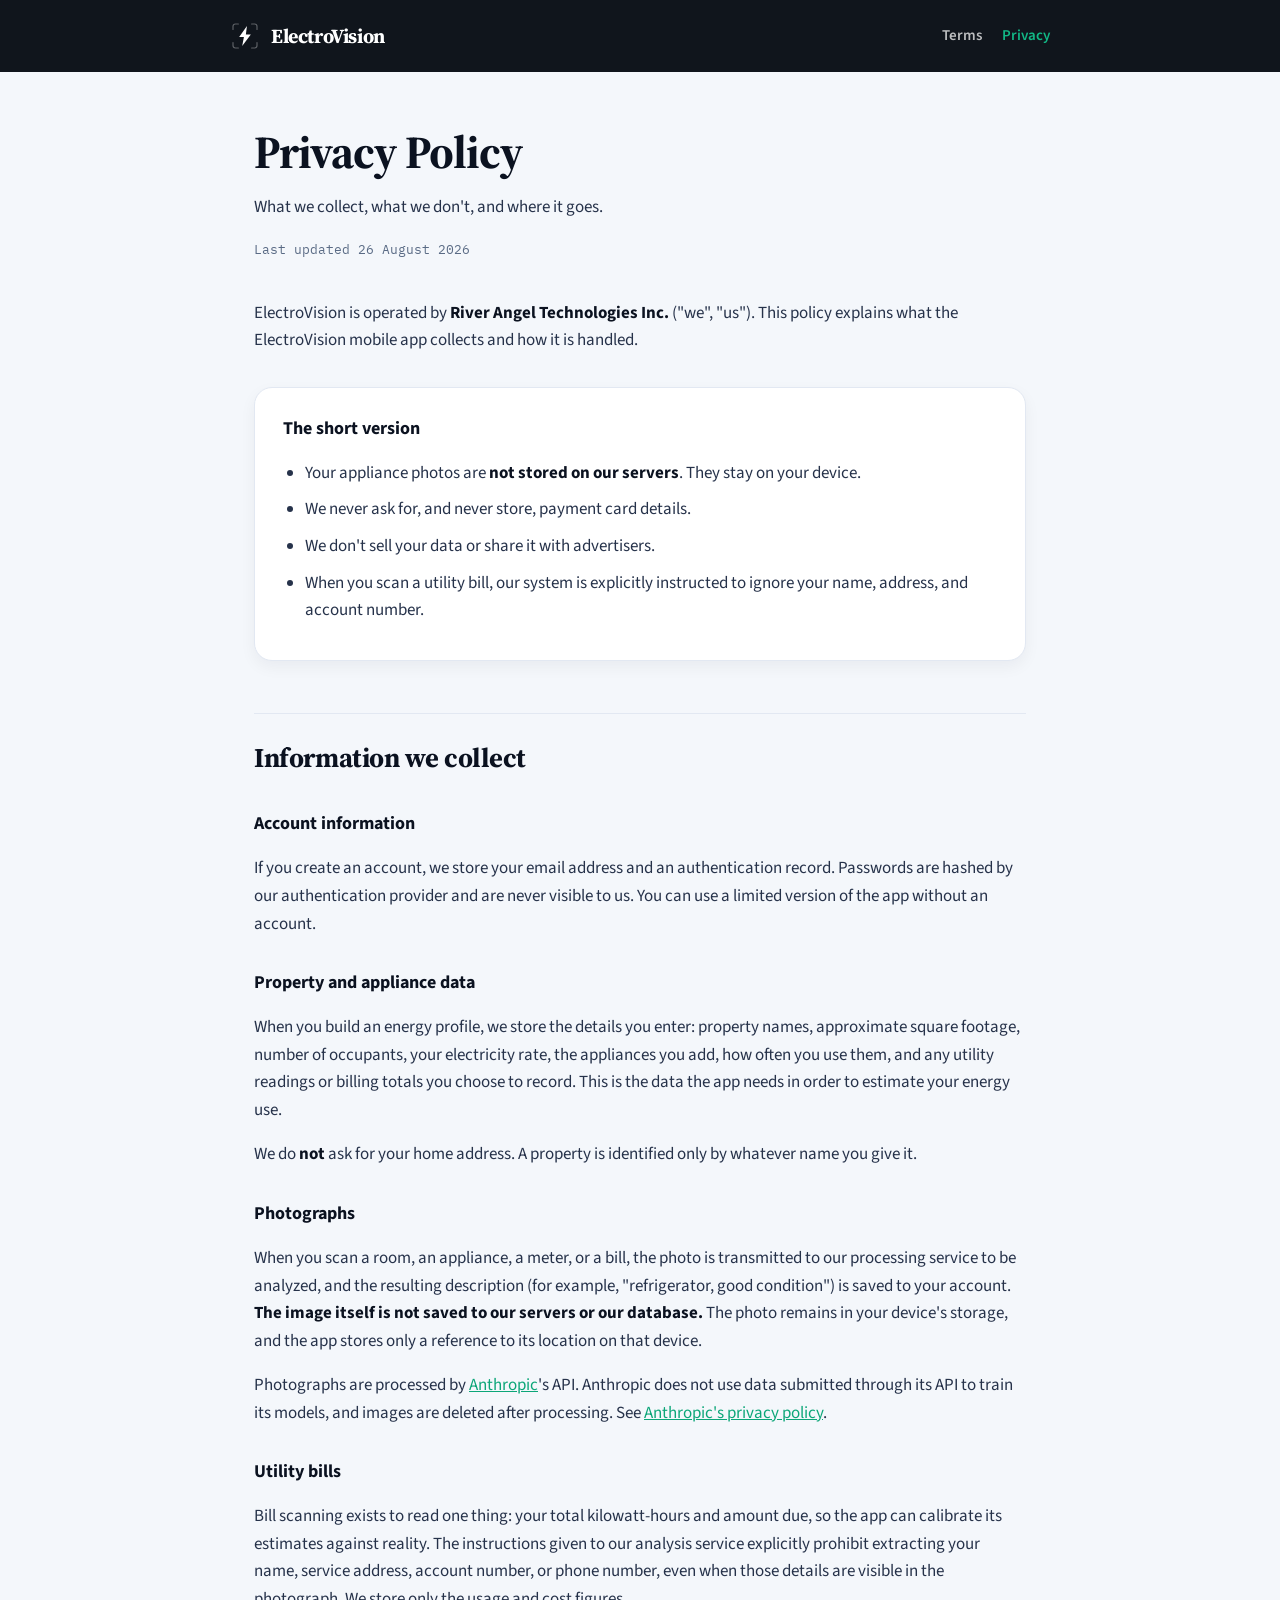
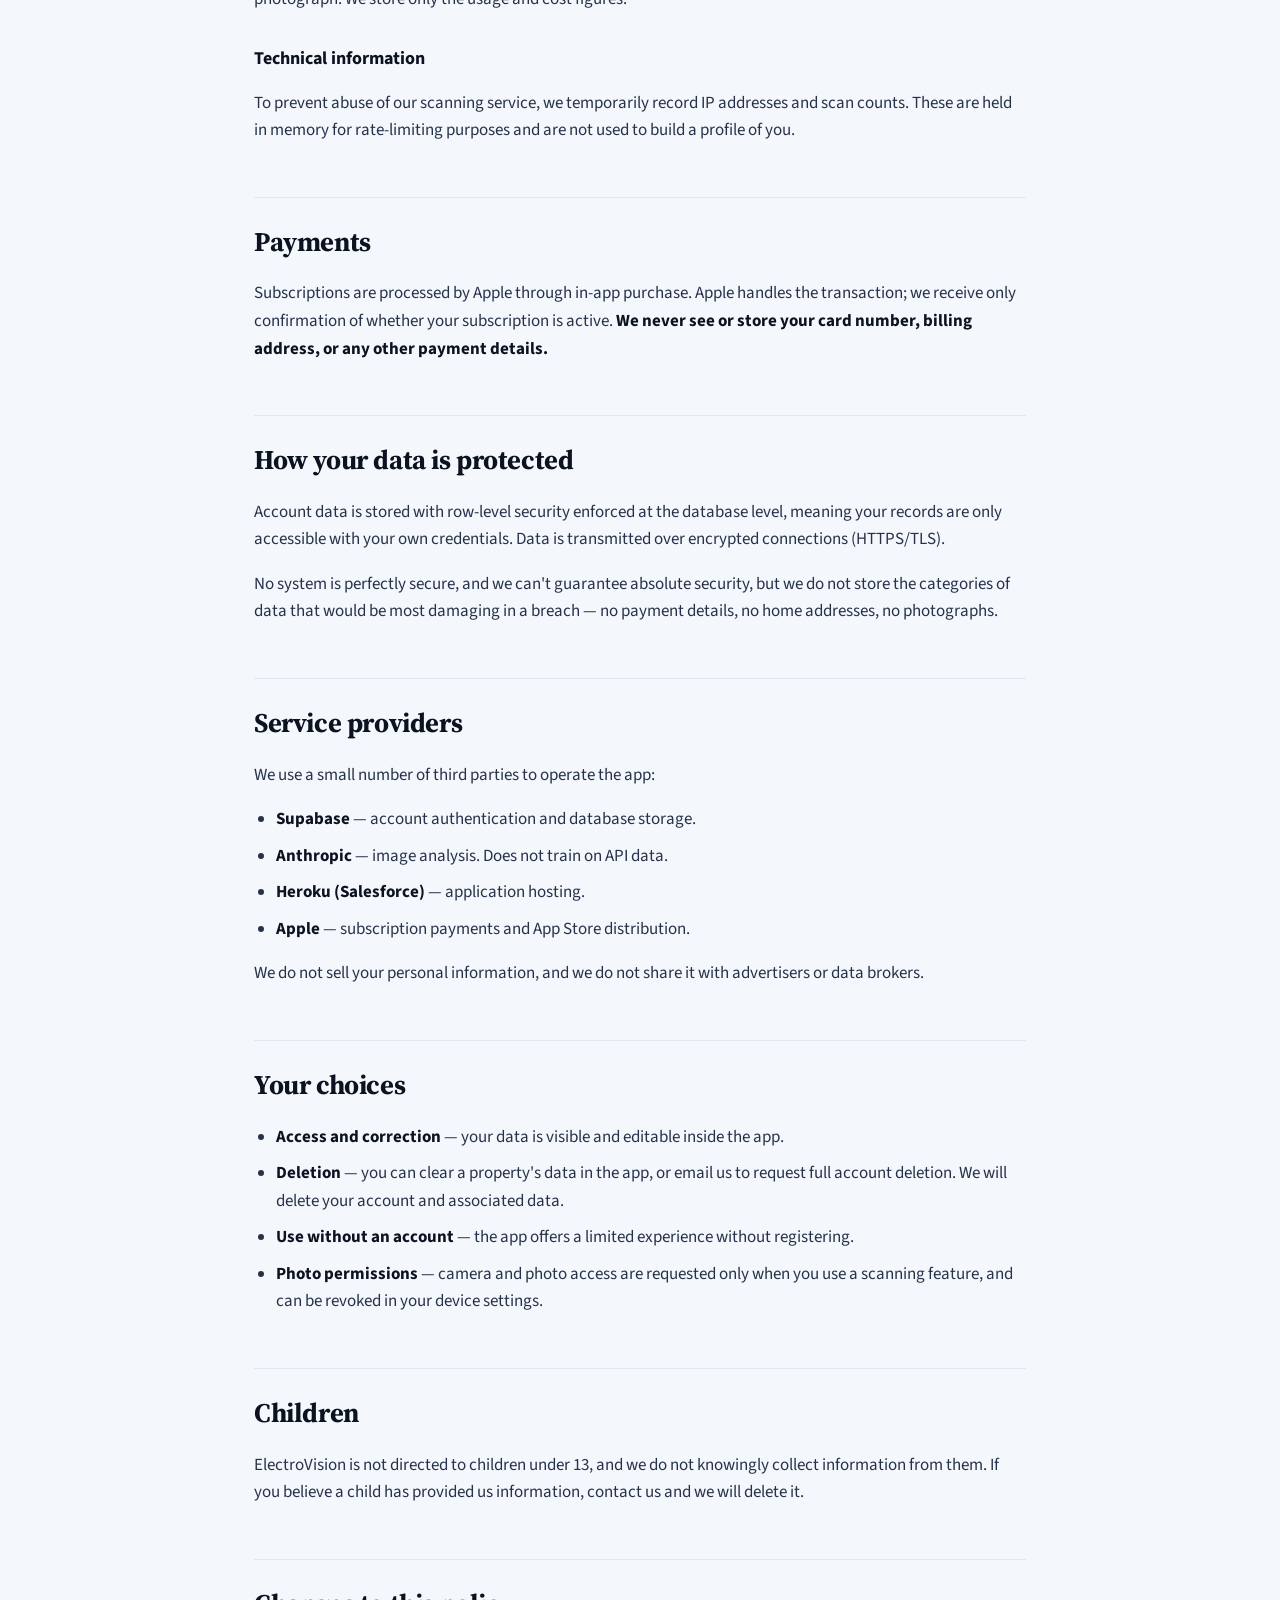
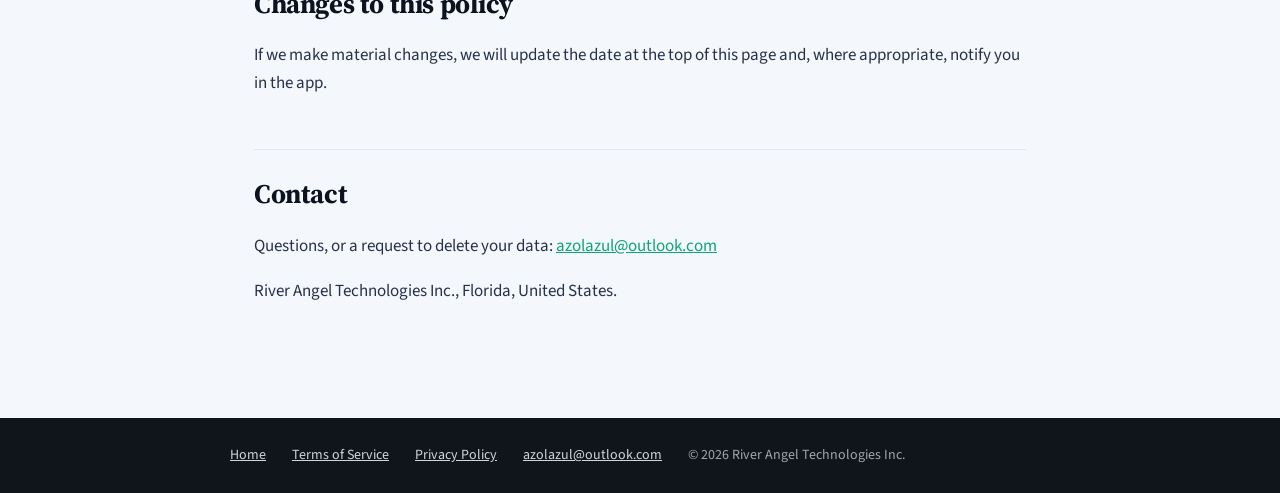
<file: privacy/index.html>
<!doctype html>
<html lang="en">
<head>
<meta charset="utf-8">
<meta name="viewport" content="width=device-width, initial-scale=1">
<title>Privacy Policy — ElectroVision</title>
<meta name="description" content="How ElectroVision handles your data.">
<link rel="icon" href="/favicon.png">
<link rel="stylesheet" href="/tokens/fonts.css">
<link rel="stylesheet" href="/legal.css">
</head>
<body>

<header class="bar">
  <div class="bar-inner">
    <a class="brand" href="/"><svg width="30" height="30" viewBox="0 0 100 100" aria-hidden="true"><g fill="none" stroke="rgba(255,255,255,.32)" stroke-width="4" stroke-linecap="round"><path d="M10 28V18a8 8 0 0 1 8-8h10"/><path d="M72 10h10a8 8 0 0 1 8 8v10"/><path d="M90 72v10a8 8 0 0 1-8 8H72"/><path d="M28 90H18a8 8 0 0 1-8-8V72"/></g><path d="M60 4 24 55h22l-8 41 40-53H55z" fill="#FFFFFF" transform="translate(50 50) scale(.72) translate(-51 -50)"/></svg><span>ElectroVision</span></a>
    <nav>
      <a href="/terms/">Terms</a>
      <a href="/privacy/" aria-current="page">Privacy</a>
    </nav>
  </div>
</header>

<main>
<h1>Privacy Policy</h1>
  <p class="lede">What we collect, what we don't, and where it goes.</p>
  <p class="updated">Last updated 26 August 2026</p>

  <p>ElectroVision is operated by <strong>River Angel Technologies Inc.</strong>
  ("we", "us"). This policy explains what the ElectroVision mobile app collects
  and how it is handled.</p>

  <div class="card">
    <h3>The short version</h3>
    <ul>
      <li>Your appliance photos are <strong>not stored on our servers</strong>. They stay on your device.</li>
      <li>We never ask for, and never store, payment card details.</li>
      <li>We don't sell your data or share it with advertisers.</li>
      <li>When you scan a utility bill, our system is explicitly instructed to ignore your name, address, and account number.</li>
    </ul>
  </div>

  <h2>Information we collect</h2>

  <h3>Account information</h3>
  <p>If you create an account, we store your email address and an authentication
  record. Passwords are hashed by our authentication provider and are never
  visible to us. You can use a limited version of the app without an account.</p>

  <h3>Property and appliance data</h3>
  <p>When you build an energy profile, we store the details you enter: property
  names, approximate square footage, number of occupants, your electricity rate,
  the appliances you add, how often you use them, and any utility readings or
  billing totals you choose to record. This is the data the app needs in order to
  estimate your energy use.</p>
  <p>We do <strong>not</strong> ask for your home address. A property is
  identified only by whatever name you give it.</p>

  <h3>Photographs</h3>
  <p>When you scan a room, an appliance, a meter, or a bill, the photo is
  transmitted to our processing service to be analyzed, and the resulting
  description (for example, "refrigerator, good condition") is saved to your
  account. <strong>The image itself is not saved to our servers or our
  database.</strong> The photo remains in your device's storage, and the app
  stores only a reference to its location on that device.</p>
  <p>Photographs are processed by <a href="https://www.anthropic.com/">Anthropic</a>'s
  API. Anthropic does not use data submitted through its API to train its models,
  and images are deleted after processing. See
  <a href="https://www.anthropic.com/legal/privacy">Anthropic's privacy policy</a>.</p>

  <h3>Utility bills</h3>
  <p>Bill scanning exists to read one thing: your total kilowatt-hours and
  amount due, so the app can calibrate its estimates against reality. The
  instructions given to our analysis service explicitly prohibit extracting your
  name, service address, account number, or phone number, even when those details
  are visible in the photograph. We store only the usage and cost figures.</p>

  <h3>Technical information</h3>
  <p>To prevent abuse of our scanning service, we temporarily record IP addresses
  and scan counts. These are held in memory for rate-limiting purposes and are
  not used to build a profile of you.</p>

  <h2>Payments</h2>
  <p>Subscriptions are processed by Apple through in-app purchase. Apple handles
  the transaction; we receive only confirmation of whether your subscription is
  active. <strong>We never see or store your card number, billing address, or any
  other payment details.</strong></p>

  <h2>How your data is protected</h2>
  <p>Account data is stored with row-level security enforced at the database
  level, meaning your records are only accessible with your own credentials. Data
  is transmitted over encrypted connections (HTTPS/TLS).</p>
  <p>No system is perfectly secure, and we can't guarantee absolute security, but
  we do not store the categories of data that would be most damaging in a breach
  — no payment details, no home addresses, no photographs.</p>

  <h2>Service providers</h2>
  <p>We use a small number of third parties to operate the app:</p>
  <ul>
    <li><strong>Supabase</strong> — account authentication and database storage.</li>
    <li><strong>Anthropic</strong> — image analysis. Does not train on API data.</li>
    <li><strong>Heroku (Salesforce)</strong> — application hosting.</li>
    <li><strong>Apple</strong> — subscription payments and App Store distribution.</li>
  </ul>
  <p>We do not sell your personal information, and we do not share it with
  advertisers or data brokers.</p>

  <h2>Your choices</h2>
  <ul>
    <li><strong>Access and correction</strong> — your data is visible and editable inside the app.</li>
    <li><strong>Deletion</strong> — you can clear a property's data in the app, or email us to request full account deletion. We will delete your account and associated data.</li>
    <li><strong>Use without an account</strong> — the app offers a limited experience without registering.</li>
    <li><strong>Photo permissions</strong> — camera and photo access are requested only when you use a scanning feature, and can be revoked in your device settings.</li>
  </ul>

  <h2>Children</h2>
  <p>ElectroVision is not directed to children under 13, and we do not knowingly
  collect information from them. If you believe a child has provided us
  information, contact us and we will delete it.</p>

  <h2>Changes to this policy</h2>
  <p>If we make material changes, we will update the date at the top of this page
  and, where appropriate, notify you in the app.</p>

  <h2>Contact</h2>
  <p>Questions, or a request to delete your data:
  <a href="mailto:azolazul@outlook.com">azolazul@outlook.com</a></p>
  <p>River Angel Technologies Inc., Florida, United States.</p>
</main>

<footer>
  <div class="foot">
    <a href="/">Home</a>
    <a href="/terms/">Terms of Service</a>
    <a href="/privacy/">Privacy Policy</a>
    <a href="mailto:azolazul@outlook.com">azolazul@outlook.com</a>
    <span>&copy; 2026 River Angel Technologies Inc.</span>
  </div>
</footer>

</body>
</html>
</file>
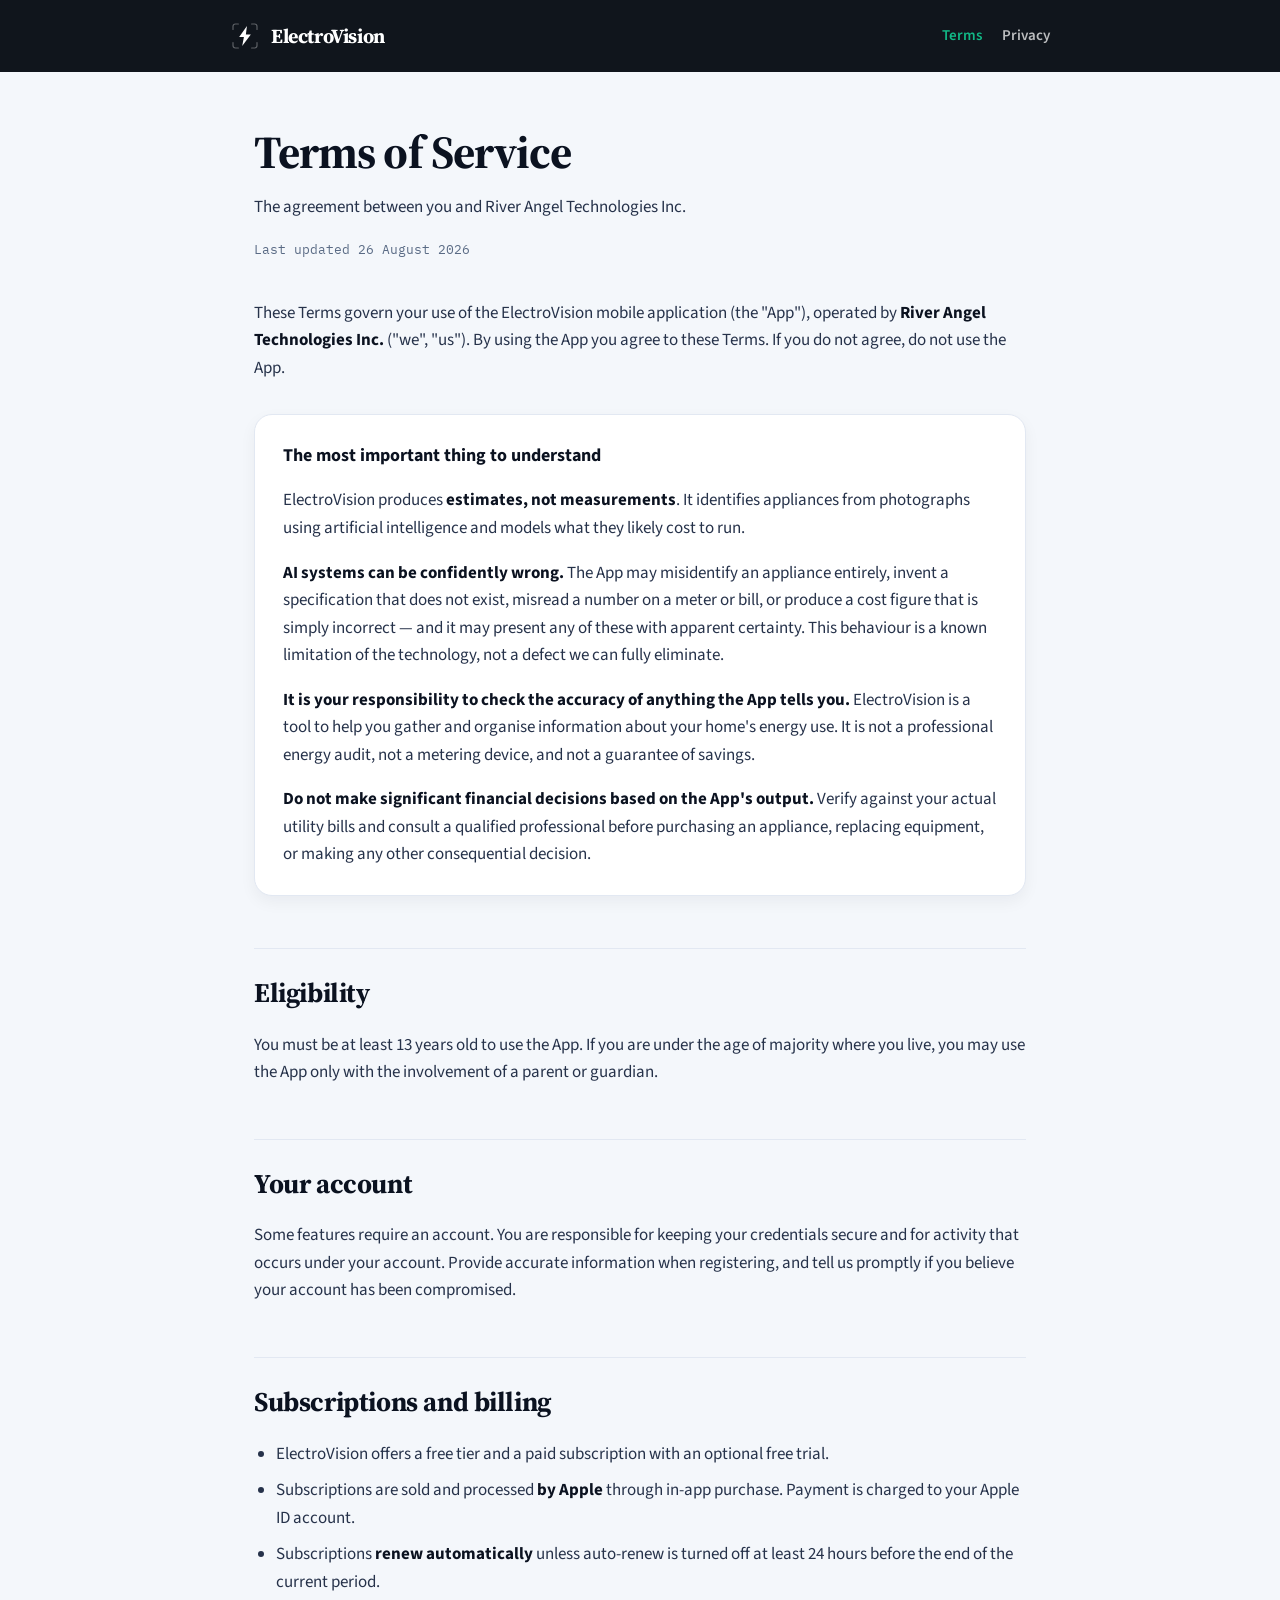
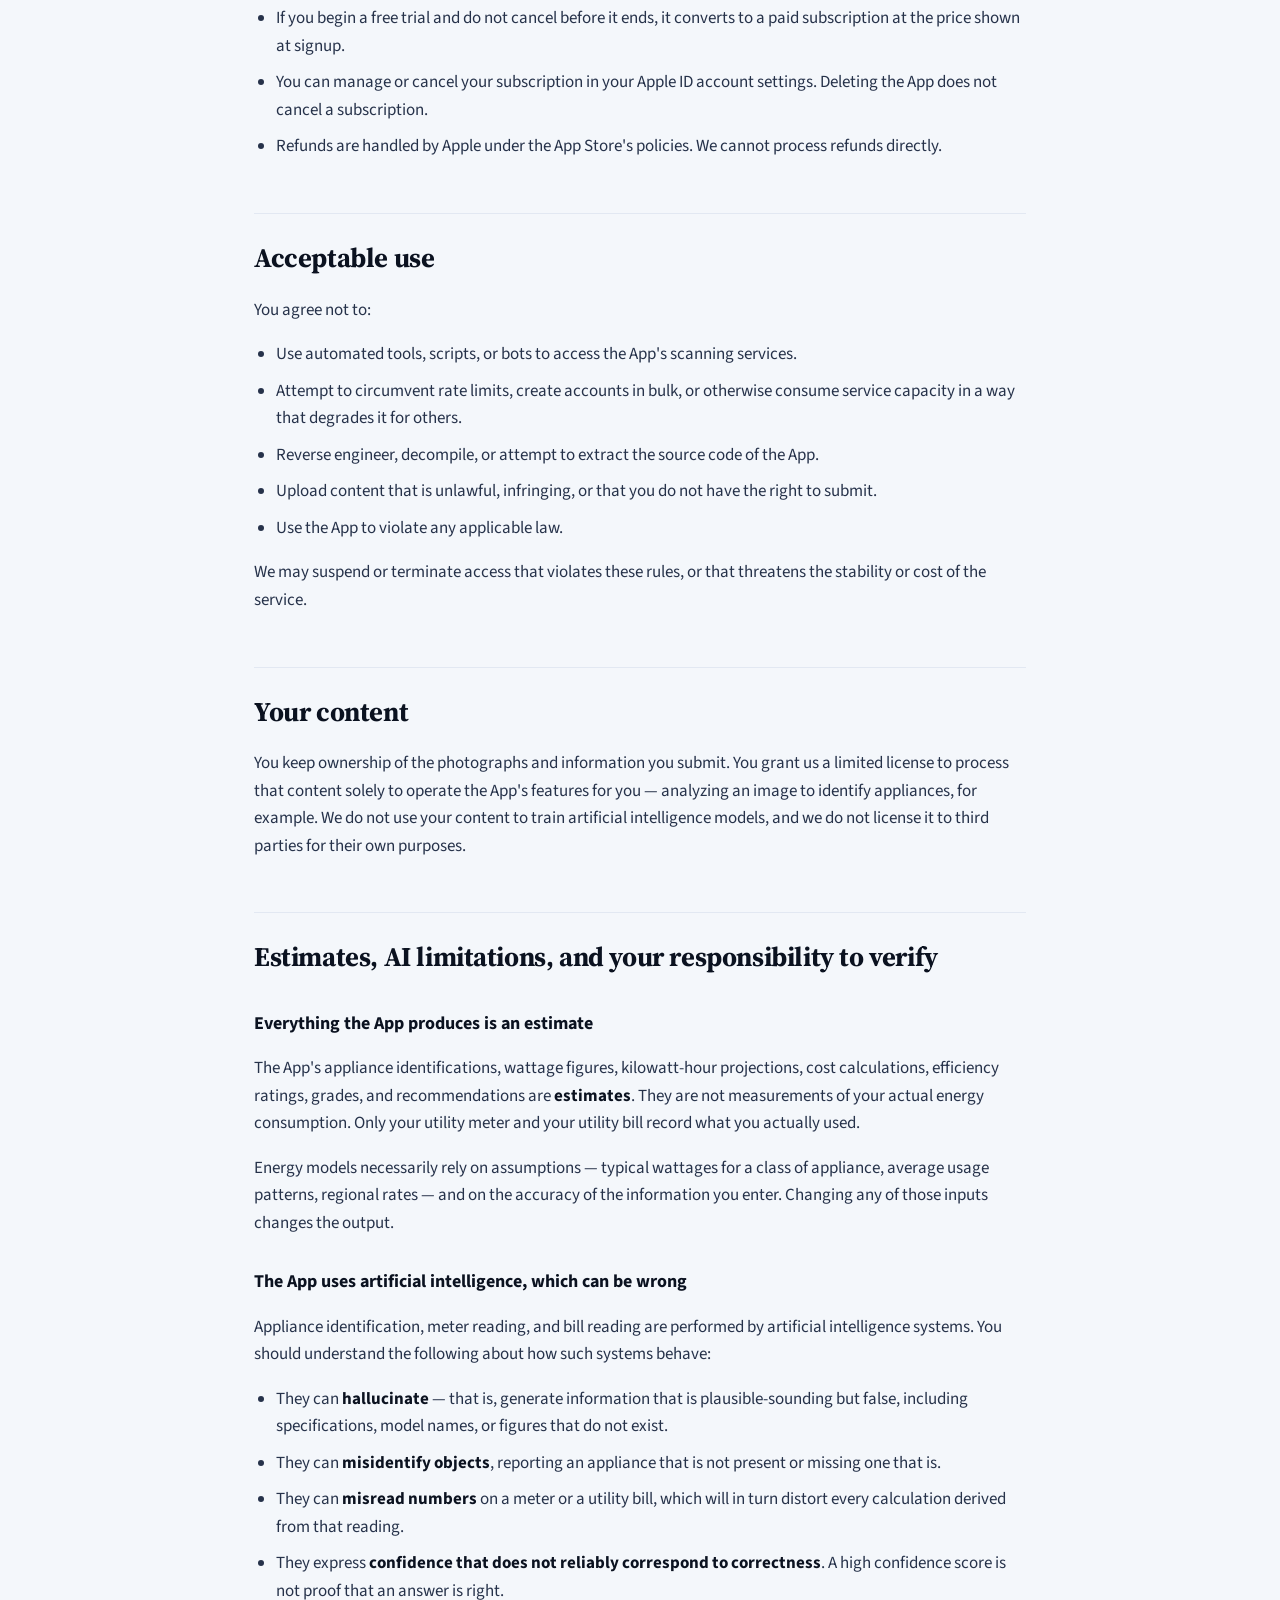
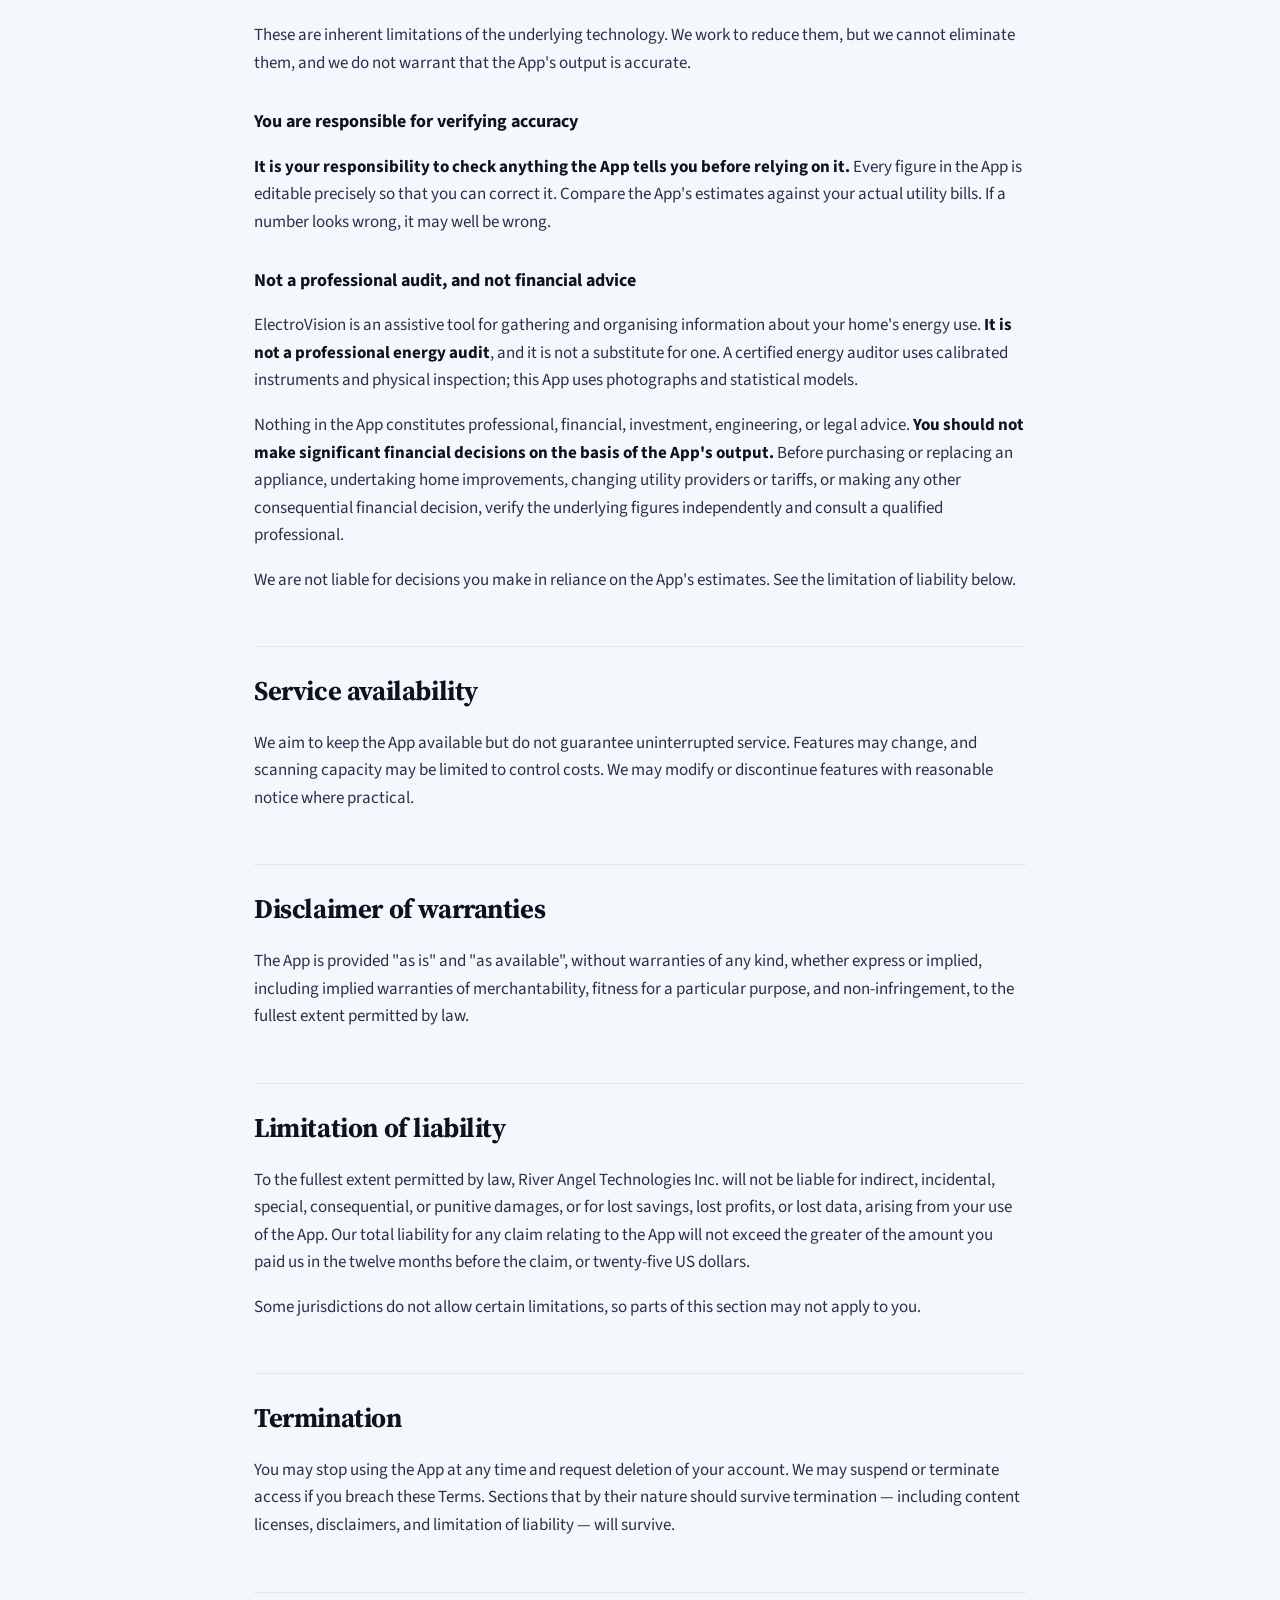
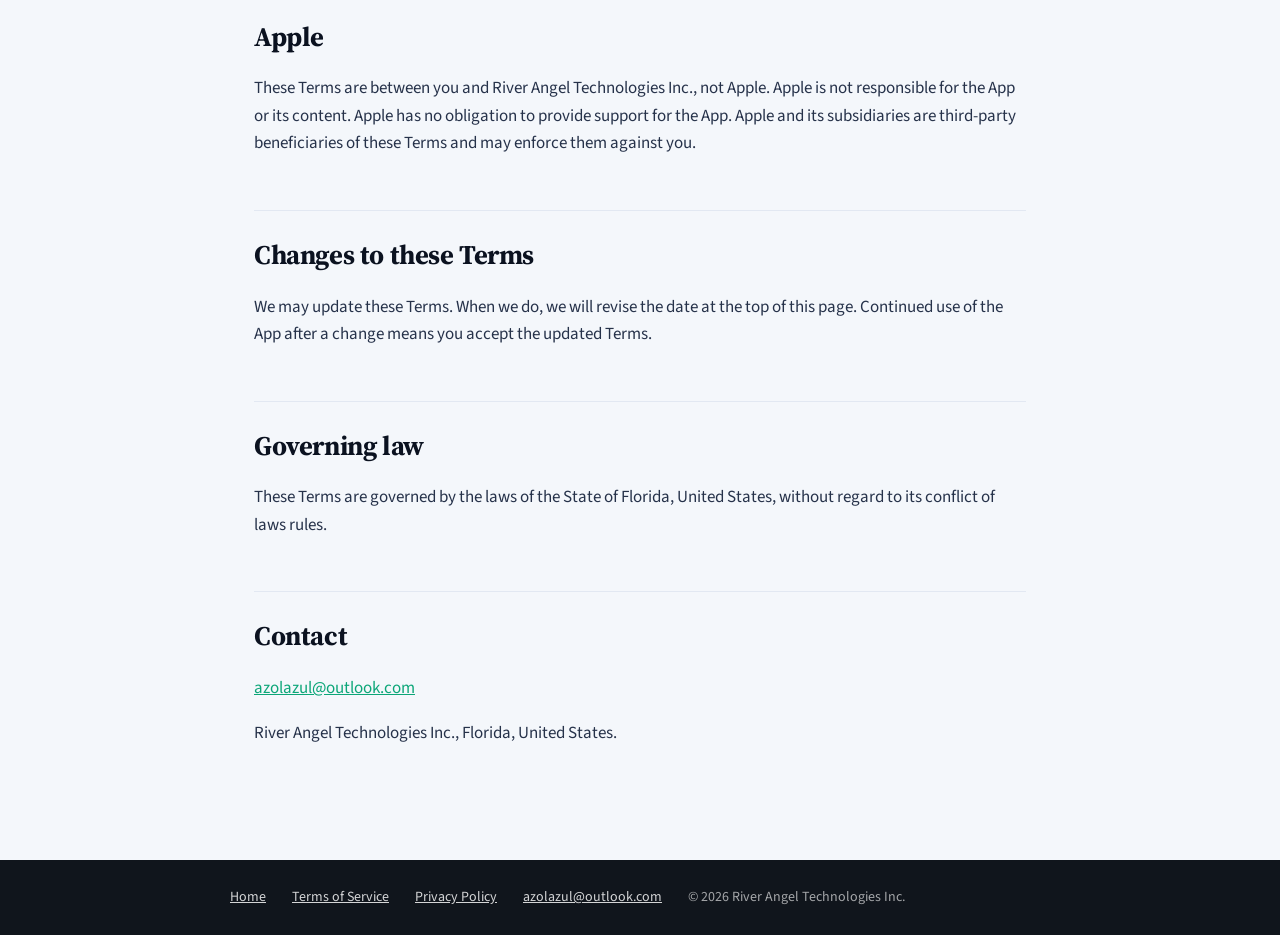
<file: terms/index.html>
<!doctype html>
<html lang="en">
<head>
<meta charset="utf-8">
<meta name="viewport" content="width=device-width, initial-scale=1">
<title>Terms of Service — ElectroVision</title>
<meta name="description" content="Terms of service for the ElectroVision app.">
<link rel="icon" href="/favicon.png">
<link rel="stylesheet" href="/tokens/fonts.css">
<link rel="stylesheet" href="/legal.css">
</head>
<body>

<header class="bar">
  <div class="bar-inner">
    <a class="brand" href="/"><svg width="30" height="30" viewBox="0 0 100 100" aria-hidden="true"><g fill="none" stroke="rgba(255,255,255,.32)" stroke-width="4" stroke-linecap="round"><path d="M10 28V18a8 8 0 0 1 8-8h10"/><path d="M72 10h10a8 8 0 0 1 8 8v10"/><path d="M90 72v10a8 8 0 0 1-8 8H72"/><path d="M28 90H18a8 8 0 0 1-8-8V72"/></g><path d="M60 4 24 55h22l-8 41 40-53H55z" fill="#FFFFFF" transform="translate(50 50) scale(.72) translate(-51 -50)"/></svg><span>ElectroVision</span></a>
    <nav>
      <a href="/terms/" aria-current="page">Terms</a>
      <a href="/privacy/">Privacy</a>
    </nav>
  </div>
</header>

<main>
<h1>Terms of Service</h1>
  <p class="lede">The agreement between you and River Angel Technologies Inc.</p>
  <p class="updated">Last updated 26 August 2026</p>

  <p>These Terms govern your use of the ElectroVision mobile application (the
  "App"), operated by <strong>River Angel Technologies Inc.</strong> ("we", "us").
  By using the App you agree to these Terms. If you do not agree, do not use the
  App.</p>

  <div class="card">
    <h3>The most important thing to understand</h3>
    <p>ElectroVision produces <strong>estimates, not measurements</strong>. It
    identifies appliances from photographs using artificial intelligence and
    models what they likely cost to run.</p>
    <p><strong>AI systems can be confidently wrong.</strong> The App may
    misidentify an appliance entirely, invent a specification that does not exist,
    misread a number on a meter or bill, or produce a cost figure that is simply
    incorrect — and it may present any of these with apparent certainty. This
    behaviour is a known limitation of the technology, not a defect we can fully
    eliminate.</p>
    <p><strong>It is your responsibility to check the accuracy of anything the
    App tells you.</strong> ElectroVision is a tool to help you gather and
    organise information about your home's energy use. It is not a professional
    energy audit, not a metering device, and not a guarantee of savings.</p>
    <p><strong>Do not make significant financial decisions based on the App's
    output.</strong> Verify against your actual utility bills and consult a
    qualified professional before purchasing an appliance, replacing equipment, or
    making any other consequential decision.</p>
  </div>

  <h2>Eligibility</h2>
  <p>You must be at least 13 years old to use the App. If you are under the age of
  majority where you live, you may use the App only with the involvement of a
  parent or guardian.</p>

  <h2>Your account</h2>
  <p>Some features require an account. You are responsible for keeping your
  credentials secure and for activity that occurs under your account. Provide
  accurate information when registering, and tell us promptly if you believe your
  account has been compromised.</p>

  <h2>Subscriptions and billing</h2>
  <ul>
    <li>ElectroVision offers a free tier and a paid subscription with an optional free trial.</li>
    <li>Subscriptions are sold and processed <strong>by Apple</strong> through in-app purchase. Payment is charged to your Apple ID account.</li>
    <li>Subscriptions <strong>renew automatically</strong> unless auto-renew is turned off at least 24 hours before the end of the current period.</li>
    <li>If you begin a free trial and do not cancel before it ends, it converts to a paid subscription at the price shown at signup.</li>
    <li>You can manage or cancel your subscription in your Apple ID account settings. Deleting the App does not cancel a subscription.</li>
    <li>Refunds are handled by Apple under the App Store's policies. We cannot process refunds directly.</li>
  </ul>

  <h2>Acceptable use</h2>
  <p>You agree not to:</p>
  <ul>
    <li>Use automated tools, scripts, or bots to access the App's scanning services.</li>
    <li>Attempt to circumvent rate limits, create accounts in bulk, or otherwise consume service capacity in a way that degrades it for others.</li>
    <li>Reverse engineer, decompile, or attempt to extract the source code of the App.</li>
    <li>Upload content that is unlawful, infringing, or that you do not have the right to submit.</li>
    <li>Use the App to violate any applicable law.</li>
  </ul>
  <p>We may suspend or terminate access that violates these rules, or that
  threatens the stability or cost of the service.</p>

  <h2>Your content</h2>
  <p>You keep ownership of the photographs and information you submit. You grant
  us a limited license to process that content solely to operate the App's
  features for you — analyzing an image to identify appliances, for example. We do
  not use your content to train artificial intelligence models, and we do not
  license it to third parties for their own purposes.</p>

  <h2>Estimates, AI limitations, and your responsibility to verify</h2>

  <h3>Everything the App produces is an estimate</h3>
  <p>The App's appliance identifications, wattage figures, kilowatt-hour
  projections, cost calculations, efficiency ratings, grades, and recommendations
  are <strong>estimates</strong>. They are not measurements of your actual energy
  consumption. Only your utility meter and your utility bill record what you
  actually used.</p>
  <p>Energy models necessarily rely on assumptions — typical wattages for a class
  of appliance, average usage patterns, regional rates — and on the accuracy of
  the information you enter. Changing any of those inputs changes the output.</p>

  <h3>The App uses artificial intelligence, which can be wrong</h3>
  <p>Appliance identification, meter reading, and bill reading are performed by
  artificial intelligence systems. You should understand the following about how
  such systems behave:</p>
  <ul>
    <li>They can <strong>hallucinate</strong> — that is, generate information that
    is plausible-sounding but false, including specifications, model names, or
    figures that do not exist.</li>
    <li>They can <strong>misidentify objects</strong>, reporting an appliance that
    is not present or missing one that is.</li>
    <li>They can <strong>misread numbers</strong> on a meter or a utility bill,
    which will in turn distort every calculation derived from that reading.</li>
    <li>They express <strong>confidence that does not reliably correspond to
    correctness</strong>. A high confidence score is not proof that an answer is
    right.</li>
  </ul>
  <p>These are inherent limitations of the underlying technology. We work to
  reduce them, but we cannot eliminate them, and we do not warrant that the App's
  output is accurate.</p>

  <h3>You are responsible for verifying accuracy</h3>
  <p><strong>It is your responsibility to check anything the App tells you before
  relying on it.</strong> Every figure in the App is editable precisely so that you
  can correct it. Compare the App's estimates against your actual utility bills.
  If a number looks wrong, it may well be wrong.</p>

  <h3>Not a professional audit, and not financial advice</h3>
  <p>ElectroVision is an assistive tool for gathering and organising information
  about your home's energy use. <strong>It is not a professional energy audit</strong>,
  and it is not a substitute for one. A certified energy auditor uses calibrated
  instruments and physical inspection; this App uses photographs and statistical
  models.</p>
  <p>Nothing in the App constitutes professional, financial, investment,
  engineering, or legal advice. <strong>You should not make significant financial
  decisions on the basis of the App's output.</strong> Before purchasing or
  replacing an appliance, undertaking home improvements, changing utility
  providers or tariffs, or making any other consequential financial decision,
  verify the underlying figures independently and consult a qualified
  professional.</p>
  <p>We are not liable for decisions you make in reliance on the App's estimates.
  See the limitation of liability below.</p>

  <h2>Service availability</h2>
  <p>We aim to keep the App available but do not guarantee uninterrupted service.
  Features may change, and scanning capacity may be limited to control costs. We
  may modify or discontinue features with reasonable notice where practical.</p>

  <h2>Disclaimer of warranties</h2>
  <p>The App is provided "as is" and "as available", without warranties of any
  kind, whether express or implied, including implied warranties of
  merchantability, fitness for a particular purpose, and non-infringement, to the
  fullest extent permitted by law.</p>

  <h2>Limitation of liability</h2>
  <p>To the fullest extent permitted by law, River Angel Technologies Inc. will
  not be liable for indirect, incidental, special, consequential, or punitive
  damages, or for lost savings, lost profits, or lost data, arising from your use
  of the App. Our total liability for any claim relating to the App will not
  exceed the greater of the amount you paid us in the twelve months before the
  claim, or twenty-five US dollars.</p>
  <p>Some jurisdictions do not allow certain limitations, so parts of this section
  may not apply to you.</p>

  <h2>Termination</h2>
  <p>You may stop using the App at any time and request deletion of your account.
  We may suspend or terminate access if you breach these Terms. Sections that by
  their nature should survive termination — including content licenses,
  disclaimers, and limitation of liability — will survive.</p>

  <h2>Apple</h2>
  <p>These Terms are between you and River Angel Technologies Inc., not Apple.
  Apple is not responsible for the App or its content. Apple has no obligation to
  provide support for the App. Apple and its subsidiaries are third-party
  beneficiaries of these Terms and may enforce them against you.</p>

  <h2>Changes to these Terms</h2>
  <p>We may update these Terms. When we do, we will revise the date at the top of
  this page. Continued use of the App after a change means you accept the updated
  Terms.</p>

  <h2>Governing law</h2>
  <p>These Terms are governed by the laws of the State of Florida, United States,
  without regard to its conflict of laws rules.</p>

  <h2>Contact</h2>
  <p><a href="mailto:azolazul@outlook.com">azolazul@outlook.com</a></p>
  <p>River Angel Technologies Inc., Florida, United States.</p>
</main>

<footer>
  <div class="foot">
    <a href="/">Home</a>
    <a href="/terms/">Terms of Service</a>
    <a href="/privacy/">Privacy Policy</a>
    <a href="mailto:azolazul@outlook.com">azolazul@outlook.com</a>
    <span>&copy; 2026 River Angel Technologies Inc.</span>
  </div>
</footer>

</body>
</html>
</file>
<file: tokens/fonts.css>
/* ElectroVision webfonts.
 * The shipped app uses system fonts; the professional pitch deck used
 * Georgia (serif headings) + Calibri (body). We substitute closely-matched
 * Google Fonts so the institutional B2B register renders consistently
 * everywhere, and add IBM Plex Mono for energy data (kWh, $, scores, meter).
 *
 * SUBSTITUTION FLAGGED IN README:
 *   Source Serif 4  ≈ Georgia   (institutional display / big stats)
 *   Source Sans 3   ≈ Calibri   (UI + body)
 *   IBM Plex Mono   (new)        (numeric / technical energy data)
 */
@import url("https://fonts.googleapis.com/css2?family=Source+Serif+4:ital,opsz,wght@0,8..60,400;0,8..60,500;0,8..60,600;0,8..60,700;1,8..60,400&family=Source+Sans+3:ital,wght@0,400;0,500;0,600;0,700;0,800;1,400&family=Outfit:wght@500;600;700&family=IBM+Plex+Mono:wght@400;500;600;700&display=swap");
</file>
<file: legal.css>
/* Terms and Privacy — same brand as the landing page, but set for reading.
 *
 * These are long documents someone may actually have to work through, so the
 * measure is capped and the type is larger than marketing copy. The landing
 * page's dark hero is deliberately not repeated: a wall of dark grey behind
 * 2,000 words is hostile to read.
 */
:root {
  --ink: #0B1220;
  --ink-soft: #5A6B85;
  --green: #12B886;
  --green-dark: #0CA678;
  --ground: #10151C;
  --page: #F4F7FB;
  --line: #E2E8F2;
}

* { box-sizing: border-box; }
body {
  margin: 0;
  background: var(--page);
  color: var(--ink);
  font-family: 'Source Sans 3', -apple-system, BlinkMacSystemFont, "Segoe UI", sans-serif;
  font-size: 17px;
  line-height: 1.62;
}

/* --- header --------------------------------------------------------------- */
.bar {
  background: var(--ground);
  padding: 20px 24px;
}
.bar-inner {
  max-width: 820px; margin: 0 auto;
  display: flex; align-items: center; justify-content: space-between; gap: 20px;
}
.brand { display: flex; align-items: center; gap: 11px; text-decoration: none; }
.brand span {
  font-family: 'Source Serif 4', Georgia, serif; font-weight: 700;
  font-size: 20px; letter-spacing: -0.02em; color: #FFFFFF;
}
.bar nav { display: flex; gap: 20px; }
.bar nav a { color: rgba(255,255,255,.72); font-size: 15px; font-weight: 600; text-decoration: none; }
.bar nav a:hover, .bar nav a[aria-current="page"] { color: var(--green); }

/* --- document ------------------------------------------------------------- */
main { max-width: 820px; margin: 0 auto; padding: 56px 24px 96px; }
h1 {
  font-family: 'Source Serif 4', Georgia, serif; font-weight: 700;
  font-size: 46px; line-height: 1.06; letter-spacing: -0.02em; margin: 0;
}
.sub { color: var(--ink-soft); font-size: 19px; margin: 14px 0 6px; }
.updated {
  font-family: 'IBM Plex Mono', ui-monospace, monospace;
  font-size: 13px; color: var(--ink-soft); margin: 0 0 40px;
}
h2 {
  font-family: 'Source Serif 4', Georgia, serif; font-weight: 700;
  font-size: 27px; letter-spacing: -0.015em;
  margin: 52px 0 14px; padding-top: 22px; border-top: 1px solid var(--line);
}
h3 { font-size: 18px; font-weight: 700; margin: 30px 0 8px; }
p, li { color: #26324A; }
ul { padding-left: 22px; }
li { margin-bottom: 9px; }
a { color: var(--green-dark); }
a:hover { color: var(--green); }
strong { font-weight: 700; color: var(--ink); }

/* The card carrying the estimates/AI disclaimer. Amber rather than red: this
   is something to read carefully, not an error. */
.card {
  background: #FFFFFF; border: 1px solid var(--line);
  border-radius: 18px; padding: 26px 28px; margin: 32px 0;
  box-shadow: 0 6px 16px rgba(11,18,32,.05);
}
.card h3 { margin-top: 0; }
.card p:last-child, .card ul:last-child { margin-bottom: 0; }
.notice { border-left: 4px solid #FFB020; background: #FFFBF2; border-color: #F5E3C2; }

/* --- footer --------------------------------------------------------------- */
footer { background: var(--ground); padding: 26px 24px; }
.foot {
  max-width: 820px; margin: 0 auto;
  display: flex; flex-wrap: wrap; gap: 16px 26px; align-items: center;
  font-size: 14px; color: rgba(255,255,255,.62);
}
.foot a { color: rgba(255,255,255,.82); }
.foot a:hover { color: var(--green); }

@media (max-width: 640px) {
  body { font-size: 16px; }
  h1 { font-size: 33px; }
  h2 { font-size: 23px; }
  main { padding: 40px 20px 72px; }
}
</file>
